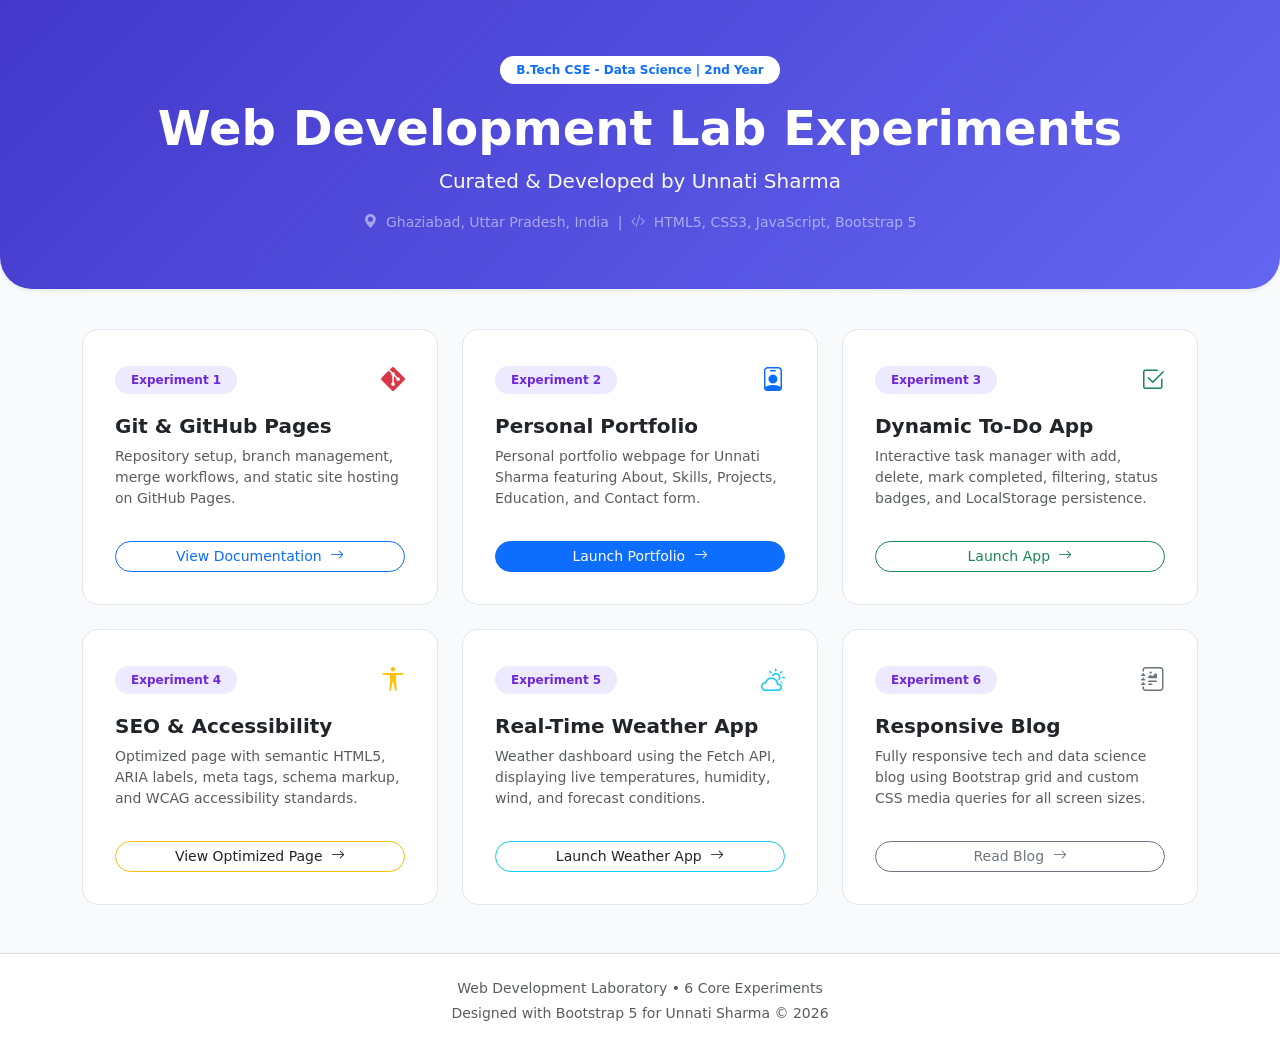
<file: index.html>
<!DOCTYPE html>
<html lang="en">
<head>
  <meta charset="UTF-8">
  <meta name="viewport" content="width=device-width, initial-scale=1.0">
  <title>Web Development Experiments | Unnati Sharma</title>
  <!-- Bootstrap 5 CSS CDN -->
  <link href="https://cdn.jsdelivr.net/npm/bootstrap@5.3.3/dist/css/bootstrap.min.css" rel="stylesheet">
  <!-- Bootstrap Icons CDN -->
  <link href="https://cdn.jsdelivr.net/npm/bootstrap-icons@1.11.3/font/bootstrap-icons.min.css" rel="stylesheet">
  <style>
    :root {
      --primary-accent: #4f46e5;
      --secondary-accent: #6366f1;
      --bg-soft: #f8fafc;
    }
    body {
      background-color: var(--bg-soft);
      font-family: system-ui, -apple-system, "Segoe UI", Roboto, sans-serif;
      color: #1e293b;
    }
    .hero-banner {
      background: linear-gradient(135deg, #4338ca, #6366f1);
      color: #ffffff;
      padding: 3.5rem 1rem;
      border-radius: 0 0 2rem 2rem;
      margin-bottom: 2.5rem;
    }
    .experiment-card {
      transition: transform 0.2s ease, box-shadow 0.2s ease;
      border: 1px solid #e2e8f0;
      border-radius: 1rem;
      background: #ffffff;
    }
    .experiment-card:hover {
      transform: translateY(-4px);
      box-shadow: 0 10px 25px rgba(99, 102, 241, 0.15);
    }
    .badge-exp {
      background-color: #ede9fe;
      color: #6d28d9;
      font-weight: 600;
    }
  </style>
</head>
<body>

  <!-- Hero Header -->
  <header class="hero-banner text-center shadow-sm">
    <div class="container">
      <span class="badge bg-white text-primary px-3 py-2 rounded-pill fw-semibold mb-3">
        B.Tech CSE - Data Science | 2nd Year
      </span>
      <h1 class="display-5 fw-bold mb-2">Web Development Lab Experiments</h1>
      <p class="lead mb-3 text-light">Curated & Developed by <strong>Unnati Sharma</strong></p>
      <p class="mb-0 text-white-50 small">
        <i class="bi bi-geo-alt-fill me-1"></i> Ghaziabad, Uttar Pradesh, India &nbsp;|&nbsp; 
        <i class="bi bi-code-slash me-1"></i> HTML5, CSS3, JavaScript, Bootstrap 5
      </p>
    </div>
  </header>

  <!-- Main Directory Container -->
  <main class="container my-4">
    <div class="row g-4">

      <!-- Experiment 1 -->
      <div class="col-md-6 col-lg-4">
        <div class="card h-100 experiment-card p-3">
          <div class="card-body d-flex flex-column">
            <div class="d-flex justify-content-between align-items-center mb-2">
              <span class="badge badge-exp py-2 px-3 rounded-pill">Experiment 1</span>
              <i class="bi bi-git fs-4 text-danger"></i>
            </div>
            <h5 class="card-title fw-bold text-dark mt-2">Git & GitHub Pages</h5>
            <p class="card-text text-muted small flex-grow-1">
              Repository setup, branch management, merge workflows, and static site hosting on GitHub Pages.
            </p>
            <div class="mt-3">
              <a href="experiment-1/index.html" class="btn btn-outline-primary btn-sm w-100 rounded-pill">
                View Documentation <i class="bi bi-arrow-right ms-1"></i>
              </a>
            </div>
          </div>
        </div>
      </div>

      <!-- Experiment 2 -->
      <div class="col-md-6 col-lg-4">
        <div class="card h-100 experiment-card p-3">
          <div class="card-body d-flex flex-column">
            <div class="d-flex justify-content-between align-items-center mb-2">
              <span class="badge badge-exp py-2 px-3 rounded-pill">Experiment 2</span>
              <i class="bi bi-person-badge fs-4 text-primary"></i>
            </div>
            <h5 class="card-title fw-bold text-dark mt-2">Personal Portfolio</h5>
            <p class="card-text text-muted small flex-grow-1">
              Personal portfolio webpage for Unnati Sharma featuring About, Skills, Projects, Education, and Contact form.
            </p>
            <div class="mt-3">
              <a href="experiment-2/index.html" class="btn btn-primary btn-sm w-100 rounded-pill">
                Launch Portfolio <i class="bi bi-arrow-right ms-1"></i>
              </a>
            </div>
          </div>
        </div>
      </div>

      <!-- Experiment 3 -->
      <div class="col-md-6 col-lg-4">
        <div class="card h-100 experiment-card p-3">
          <div class="card-body d-flex flex-column">
            <div class="d-flex justify-content-between align-items-center mb-2">
              <span class="badge badge-exp py-2 px-3 rounded-pill">Experiment 3</span>
              <i class="bi bi-check2-square fs-4 text-success"></i>
            </div>
            <h5 class="card-title fw-bold text-dark mt-2">Dynamic To-Do App</h5>
            <p class="card-text text-muted small flex-grow-1">
              Interactive task manager with add, delete, mark completed, filtering, status badges, and LocalStorage persistence.
            </p>
            <div class="mt-3">
              <a href="experiment-3/index.html" class="btn btn-outline-success btn-sm w-100 rounded-pill">
                Launch App <i class="bi bi-arrow-right ms-1"></i>
              </a>
            </div>
          </div>
        </div>
      </div>

      <!-- Experiment 4 -->
      <div class="col-md-6 col-lg-4">
        <div class="card h-100 experiment-card p-3">
          <div class="card-body d-flex flex-column">
            <div class="d-flex justify-content-between align-items-center mb-2">
              <span class="badge badge-exp py-2 px-3 rounded-pill">Experiment 4</span>
              <i class="bi bi-universal-access fs-4 text-warning"></i>
            </div>
            <h5 class="card-title fw-bold text-dark mt-2">SEO & Accessibility</h5>
            <p class="card-text text-muted small flex-grow-1">
              Optimized page with semantic HTML5, ARIA labels, meta tags, schema markup, and WCAG accessibility standards.
            </p>
            <div class="mt-3">
              <a href="experiment-4/index.html" class="btn btn-outline-warning text-dark btn-sm w-100 rounded-pill">
                View Optimized Page <i class="bi bi-arrow-right ms-1"></i>
              </a>
            </div>
          </div>
        </div>
      </div>

      <!-- Experiment 5 -->
      <div class="col-md-6 col-lg-4">
        <div class="card h-100 experiment-card p-3">
          <div class="card-body d-flex flex-column">
            <div class="d-flex justify-content-between align-items-center mb-2">
              <span class="badge badge-exp py-2 px-3 rounded-pill">Experiment 5</span>
              <i class="bi bi-cloud-sun fs-4 text-info"></i>
            </div>
            <h5 class="card-title fw-bold text-dark mt-2">Real-Time Weather App</h5>
            <p class="card-text text-muted small flex-grow-1">
              Weather dashboard using the Fetch API, displaying live temperatures, humidity, wind, and forecast conditions.
            </p>
            <div class="mt-3">
              <a href="experiment-5/index.html" class="btn btn-outline-info text-dark btn-sm w-100 rounded-pill">
                Launch Weather App <i class="bi bi-arrow-right ms-1"></i>
              </a>
            </div>
          </div>
        </div>
      </div>

      <!-- Experiment 6 -->
      <div class="col-md-6 col-lg-4">
        <div class="card h-100 experiment-card p-3">
          <div class="card-body d-flex flex-column">
            <div class="d-flex justify-content-between align-items-center mb-2">
              <span class="badge badge-exp py-2 px-3 rounded-pill">Experiment 6</span>
              <i class="bi bi-journal-richtext fs-4 text-secondary"></i>
            </div>
            <h5 class="card-title fw-bold text-dark mt-2">Responsive Blog</h5>
            <p class="card-text text-muted small flex-grow-1">
              Fully responsive tech and data science blog using Bootstrap grid and custom CSS media queries for all screen sizes.
            </p>
            <div class="mt-3">
              <a href="experiment-6/index.html" class="btn btn-outline-secondary btn-sm w-100 rounded-pill">
                Read Blog <i class="bi bi-arrow-right ms-1"></i>
              </a>
            </div>
          </div>
        </div>
      </div>

    </div>
  </main>

  <footer class="text-center py-4 mt-5 text-muted small border-top bg-white">
    <div class="container">
      <p class="mb-1">Web Development Laboratory &bull; 6 Core Experiments</p>
      <p class="mb-0">Designed with Bootstrap 5 for Unnati Sharma &copy; 2026</p>
    </div>
  </footer>

  <script src="https://cdn.jsdelivr.net/npm/bootstrap@5.3.3/dist/js/bootstrap.bundle.min.js"></script>
</body>
</html>
</file>
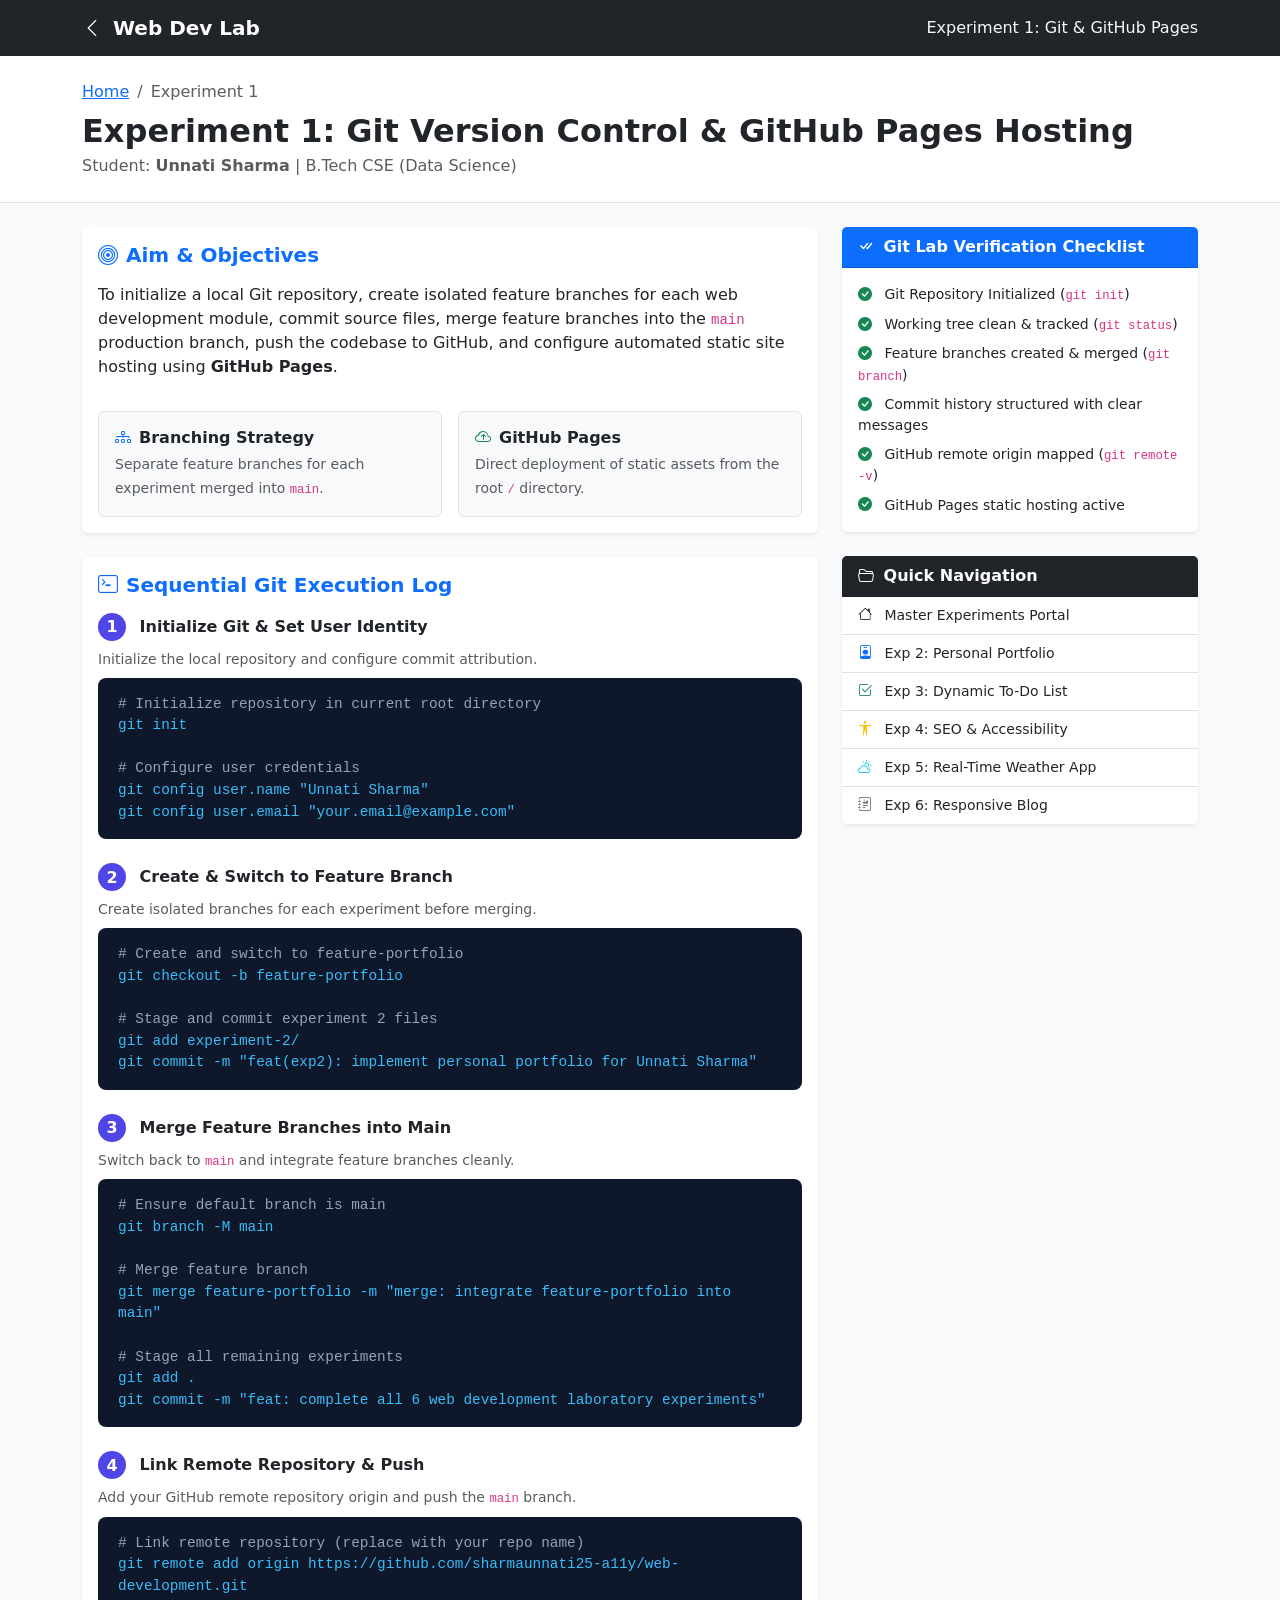
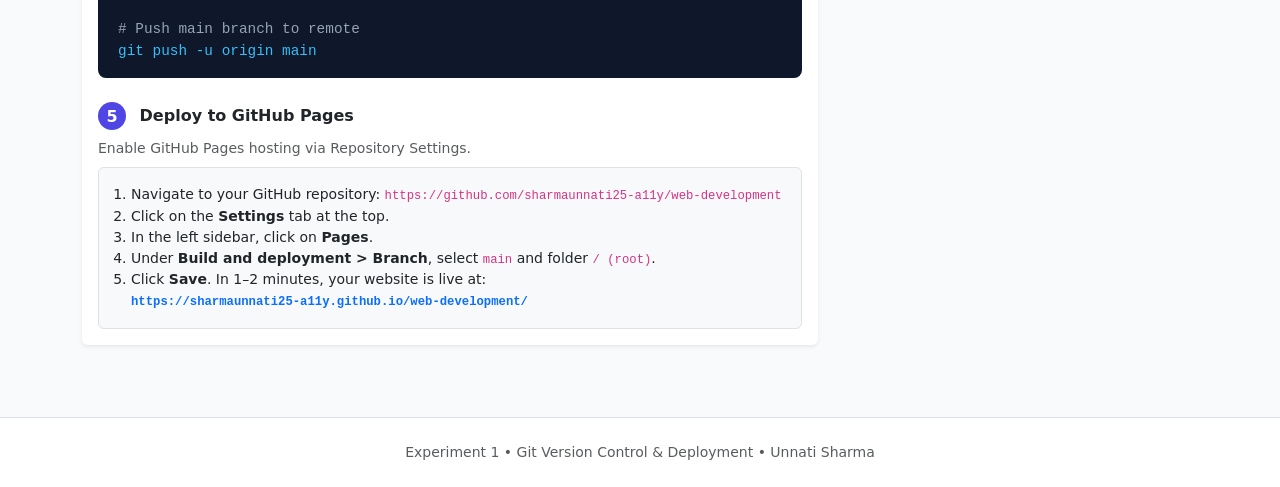
<file: experiment-1/index.html>
<!DOCTYPE html>
<html lang="en">

<head>
  <meta charset="UTF-8">
  <meta name="viewport" content="width=device-width, initial-scale=1.0">
  <title>Experiment 1: Git Version Control & GitHub Pages | Unnati Sharma</title>
  <!-- Bootstrap 5 CDN -->
  <link href="https://cdn.jsdelivr.net/npm/bootstrap@5.3.3/dist/css/bootstrap.min.css" rel="stylesheet">
  <link href="https://cdn.jsdelivr.net/npm/bootstrap-icons@1.11.3/font/bootstrap-icons.min.css" rel="stylesheet">
  <style>
    body {
      background-color: #f8fafc;
      font-family: system-ui, -apple-system, sans-serif;
      color: #334155;
    }

    .command-box {
      background-color: #0f172a;
      color: #38bdf8;
      border-radius: 0.5rem;
      padding: 1rem 1.25rem;
      font-family: 'Courier New', Courier, monospace;
      font-size: 0.9rem;
      overflow-x: auto;
    }

    .command-comment {
      color: #94a3b8;
    }

    .badge-step {
      width: 28px;
      height: 28px;
      border-radius: 50%;
      display: inline-flex;
      align-items: center;
      justify-content: center;
      background-color: #4f46e5;
      color: #fff;
      font-weight: bold;
      margin-right: 0.5rem;
    }
  </style>
</head>

<body>

  <!-- Navigation -->
  <nav class="navbar navbar-expand-lg navbar-dark bg-dark sticky-top">
    <div class="container">
      <a class="navbar-brand fw-bold" href="../index.html">
        <i class="bi bi-chevron-left me-1"></i> Web Dev Lab
      </a>
      <span class="navbar-text text-light">
        Experiment 1: Git & GitHub Pages
      </span>
    </div>
  </nav>

  <!-- Header -->
  <header class="bg-white border-bottom py-4 mb-4">
    <div class="container">
      <nav aria-label="breadcrumb">
        <ol class="breadcrumb mb-2 small">
          <li class="breadcrumb-item"><a href="../index.html">Home</a></li>
          <li class="breadcrumb-item active" aria-current="page">Experiment 1</li>
        </ol>
      </nav>
      <h1 class="h2 fw-bold text-dark mb-1">Experiment 1: Git Version Control & GitHub Pages Hosting</h1>
      <p class="text-muted mb-0">Student: <strong>Unnati Sharma</strong> | B.Tech CSE (Data Science)</p>
    </div>
  </header>

  <!-- Main Content -->
  <main class="container my-4">
    <div class="row g-4">

      <!-- Left Column: Guide & Walkthrough -->
      <div class="col-lg-8">
        <!-- Aim & Overview -->
        <section class="card shadow-sm border-0 mb-4">
          <div class="card-body">
            <h2 class="h5 fw-bold text-primary mb-3">
              <i class="bi bi-bullseye me-2"></i>Aim & Objectives
            </h2>
            <p>
              To initialize a local Git repository, create isolated feature branches for each web development module,
              commit source files, merge feature branches into the <code>main</code> production branch, push the
              codebase to GitHub, and configure automated static site hosting using <strong>GitHub Pages</strong>.
            </p>
            <div class="row g-3 mt-1">
              <div class="col-sm-6">
                <div class="p-3 bg-light rounded border">
                  <h6 class="fw-bold mb-1"><i class="bi bi-diagram-3 text-primary me-2"></i>Branching Strategy</h6>
                  <small class="text-muted">Separate feature branches for each experiment merged into
                    <code>main</code>.</small>
                </div>
              </div>
              <div class="col-sm-6">
                <div class="p-3 bg-light rounded border">
                  <h6 class="fw-bold mb-1"><i class="bi bi-cloud-arrow-up text-success me-2"></i>GitHub Pages</h6>
                  <small class="text-muted">Direct deployment of static assets from the root <code>/</code>
                    directory.</small>
                </div>
              </div>
            </div>
          </div>
        </section>

        <!-- Sequential Execution Steps -->
        <section class="card shadow-sm border-0 mb-4">
          <div class="card-body">
            <h2 class="h5 fw-bold text-primary mb-3">
              <i class="bi bi-terminal me-2"></i>Sequential Git Execution Log
            </h2>

            <!-- Step 1 -->
            <div class="mb-4">
              <h3 class="h6 fw-bold">
                <span class="badge-step">1</span> Initialize Git & Set User Identity
              </h3>
              <p class="small text-muted mb-2">Initialize the local repository and configure commit attribution.</p>
              <div class="command-box">
                <span class="command-comment"># Initialize repository in current root directory</span><br>
                git init<br><br>
                <span class="command-comment"># Configure user credentials</span><br>
                git config user.name "Unnati Sharma"<br>
                git config user.email "your.email@example.com"
              </div>
            </div>

            <!-- Step 2 -->
            <div class="mb-4">
              <h3 class="h6 fw-bold">
                <span class="badge-step">2</span> Create & Switch to Feature Branch
              </h3>
              <p class="small text-muted mb-2">Create isolated branches for each experiment before merging.</p>
              <div class="command-box">
                <span class="command-comment"># Create and switch to feature-portfolio</span><br>
                git checkout -b feature-portfolio<br><br>
                <span class="command-comment"># Stage and commit experiment 2 files</span><br>
                git add experiment-2/<br>
                git commit -m "feat(exp2): implement personal portfolio for Unnati Sharma"
              </div>
            </div>

            <!-- Step 3 -->
            <div class="mb-4">
              <h3 class="h6 fw-bold">
                <span class="badge-step">3</span> Merge Feature Branches into Main
              </h3>
              <p class="small text-muted mb-2">Switch back to <code>main</code> and integrate feature branches cleanly.
              </p>
              <div class="command-box">
                <span class="command-comment"># Ensure default branch is main</span><br>
                git branch -M main<br><br>
                <span class="command-comment"># Merge feature branch</span><br>
                git merge feature-portfolio -m "merge: integrate feature-portfolio into main"<br><br>
                <span class="command-comment"># Stage all remaining experiments</span><br>
                git add .<br>
                git commit -m "feat: complete all 6 web development laboratory experiments"
              </div>
            </div>

            <!-- Step 4 -->
            <div class="mb-4">
              <h3 class="h6 fw-bold">
                <span class="badge-step">4</span> Link Remote Repository & Push
              </h3>
              <p class="small text-muted mb-2">Add your GitHub remote repository origin and push the <code>main</code>
                branch.</p>
              <div class="command-box">
                <span class="command-comment"># Link remote repository (replace with your repo name)</span><br>
                git remote add origin https://github.com/sharmaunnati25-a11y/web-development.git<br><br>
                <span class="command-comment"># Push main branch to remote</span><br>
                git push -u origin main
              </div>
            </div>

            <!-- Step 5 -->
            <div>
              <h3 class="h6 fw-bold">
                <span class="badge-step">5</span> Deploy to GitHub Pages
              </h3>
              <p class="small text-muted mb-2">Enable GitHub Pages hosting via Repository Settings.</p>
              <div class="p-3 bg-light rounded border small">
                <ol class="mb-0 ps-3">
                  <li>Navigate to your GitHub repository:
                    <code>https://github.com/sharmaunnati25-a11y/web-development</code>
                  </li>
                  <li>Click on the <strong>Settings</strong> tab at the top.</li>
                  <li>In the left sidebar, click on <strong>Pages</strong>.</li>
                  <li>Under <strong>Build and deployment &gt; Branch</strong>, select <code>main</code> and folder
                    <code>/ (root)</code>.
                  </li>
                  <li>Click <strong>Save</strong>. In 1–2 minutes, your website is live at: <br>
                    <code class="text-primary fw-bold">https://sharmaunnati25-a11y.github.io/web-development/</code>
                  </li>
                </ol>
              </div>
            </div>

          </div>
        </section>
      </div>

      <!-- Right Column: Verification & Quick Links -->
      <div class="col-lg-4">
        <!-- Verification Checklist -->
        <div class="card shadow-sm border-0 mb-4">
          <div class="card-header bg-primary text-white fw-bold">
            <i class="bi bi-check-all me-1"></i> Git Lab Verification Checklist
          </div>
          <div class="card-body">
            <ul class="list-unstyled mb-0 small">
              <li class="mb-2"><i class="bi bi-check-circle-fill text-success me-2"></i> Git Repository Initialized
                (<code>git init</code>)</li>
              <li class="mb-2"><i class="bi bi-check-circle-fill text-success me-2"></i> Working tree clean & tracked
                (<code>git status</code>)</li>
              <li class="mb-2"><i class="bi bi-check-circle-fill text-success me-2"></i> Feature branches created &
                merged (<code>git branch</code>)</li>
              <li class="mb-2"><i class="bi bi-check-circle-fill text-success me-2"></i> Commit history structured with
                clear messages</li>
              <li class="mb-2"><i class="bi bi-check-circle-fill text-success me-2"></i> GitHub remote origin mapped
                (<code>git remote -v</code>)</li>
              <li class="mb-0"><i class="bi bi-check-circle-fill text-success me-2"></i> GitHub Pages static hosting
                active</li>
            </ul>
          </div>
        </div>

        <!-- Links to Other Experiments -->
        <div class="card shadow-sm border-0">
          <div class="card-header bg-dark text-white fw-bold">
            <i class="bi bi-folder2-open me-1"></i> Quick Navigation
          </div>
          <div class="list-group list-group-flush small">
            <a href="../index.html" class="list-group-item list-group-item-action">
              <i class="bi bi-house me-2"></i> Master Experiments Portal
            </a>
            <a href="../experiment-2/index.html" class="list-group-item list-group-item-action">
              <i class="bi bi-person-badge me-2 text-primary"></i> Exp 2: Personal Portfolio
            </a>
            <a href="../experiment-3/index.html" class="list-group-item list-group-item-action">
              <i class="bi bi-check2-square me-2 text-success"></i> Exp 3: Dynamic To-Do List
            </a>
            <a href="../experiment-4/index.html" class="list-group-item list-group-item-action">
              <i class="bi bi-universal-access me-2 text-warning"></i> Exp 4: SEO & Accessibility
            </a>
            <a href="../experiment-5/index.html" class="list-group-item list-group-item-action">
              <i class="bi bi-cloud-sun me-2 text-info"></i> Exp 5: Real-Time Weather App
            </a>
            <a href="../experiment-6/index.html" class="list-group-item list-group-item-action">
              <i class="bi bi-journal-richtext me-2 text-secondary"></i> Exp 6: Responsive Blog
            </a>
          </div>
        </div>
      </div>

    </div>
  </main>

  <footer class="text-center py-4 text-muted small border-top bg-white mt-5">
    <div class="container">
      Experiment 1 &bull; Git Version Control & Deployment &bull; Unnati Sharma
    </div>
  </footer>

  <script src="https://cdn.jsdelivr.net/npm/bootstrap@5.3.3/dist/js/bootstrap.bundle.min.js"></script>
</body>

</html>
</file>
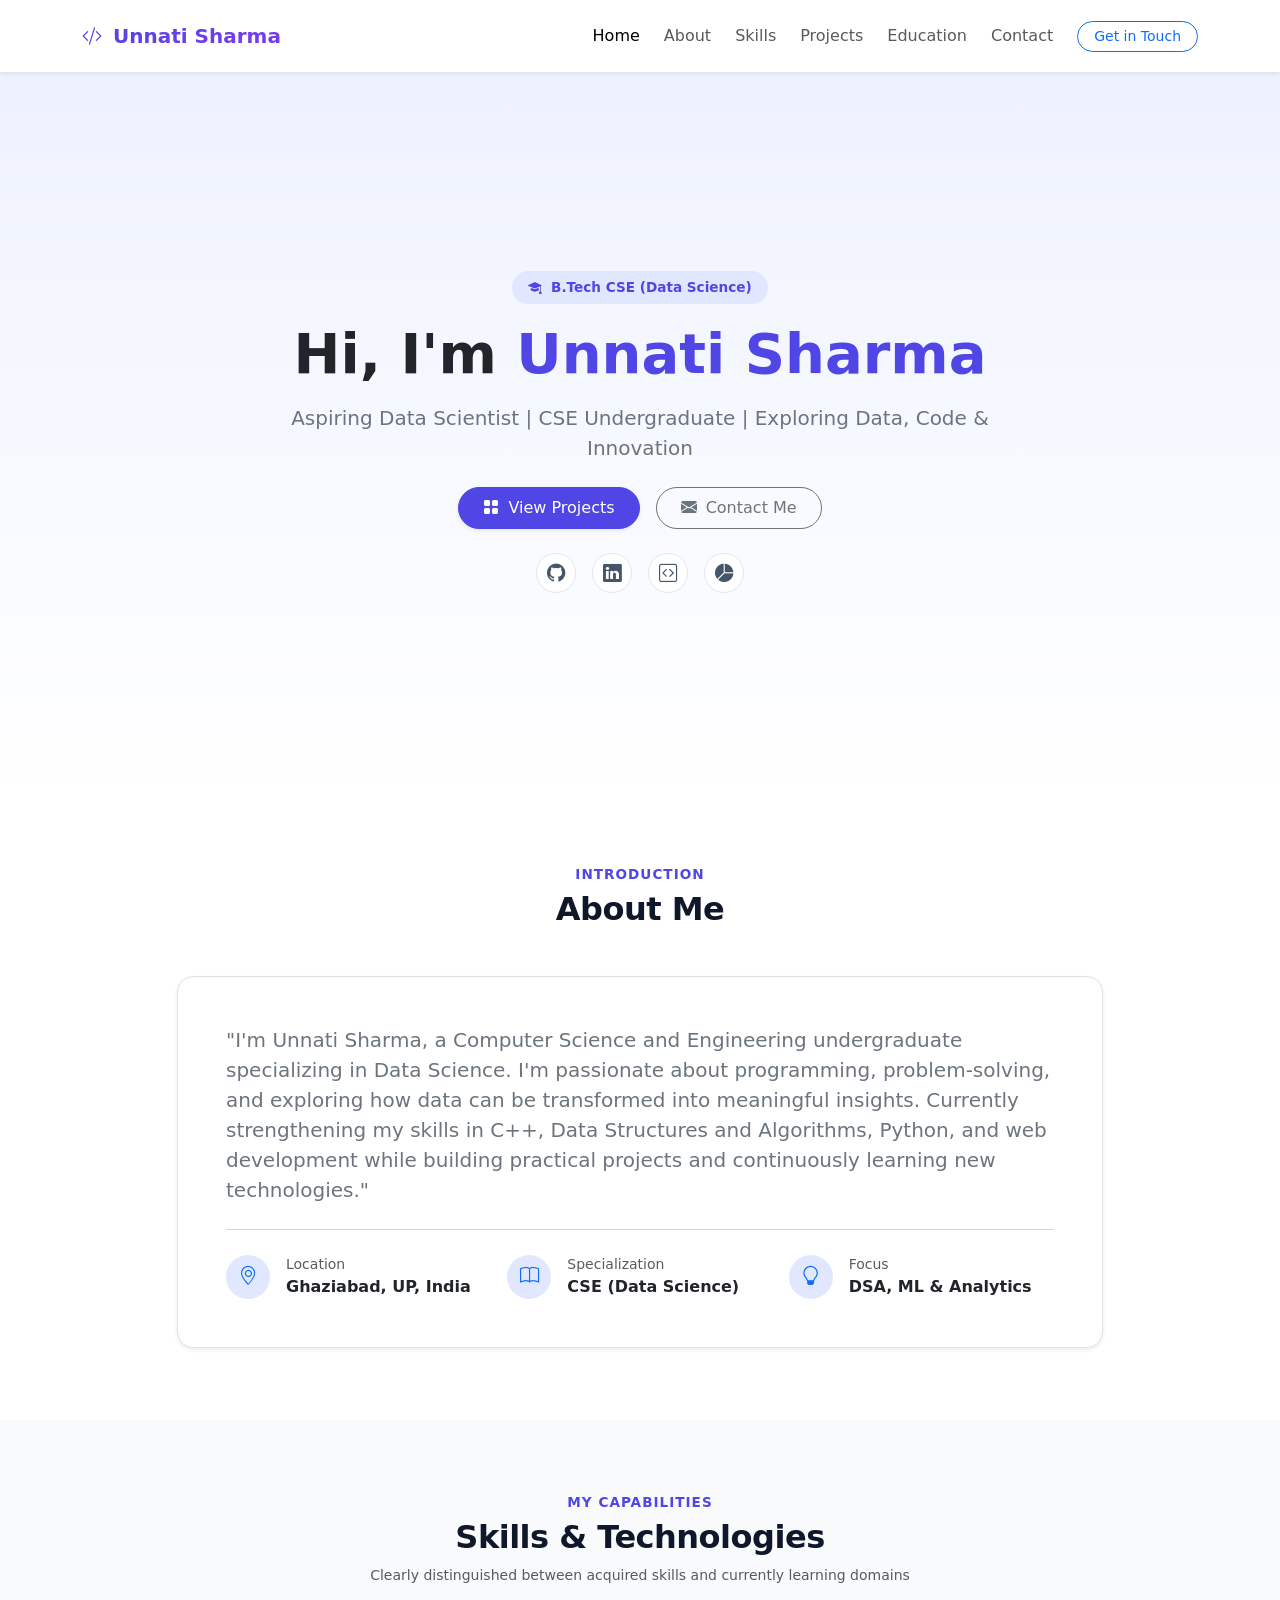
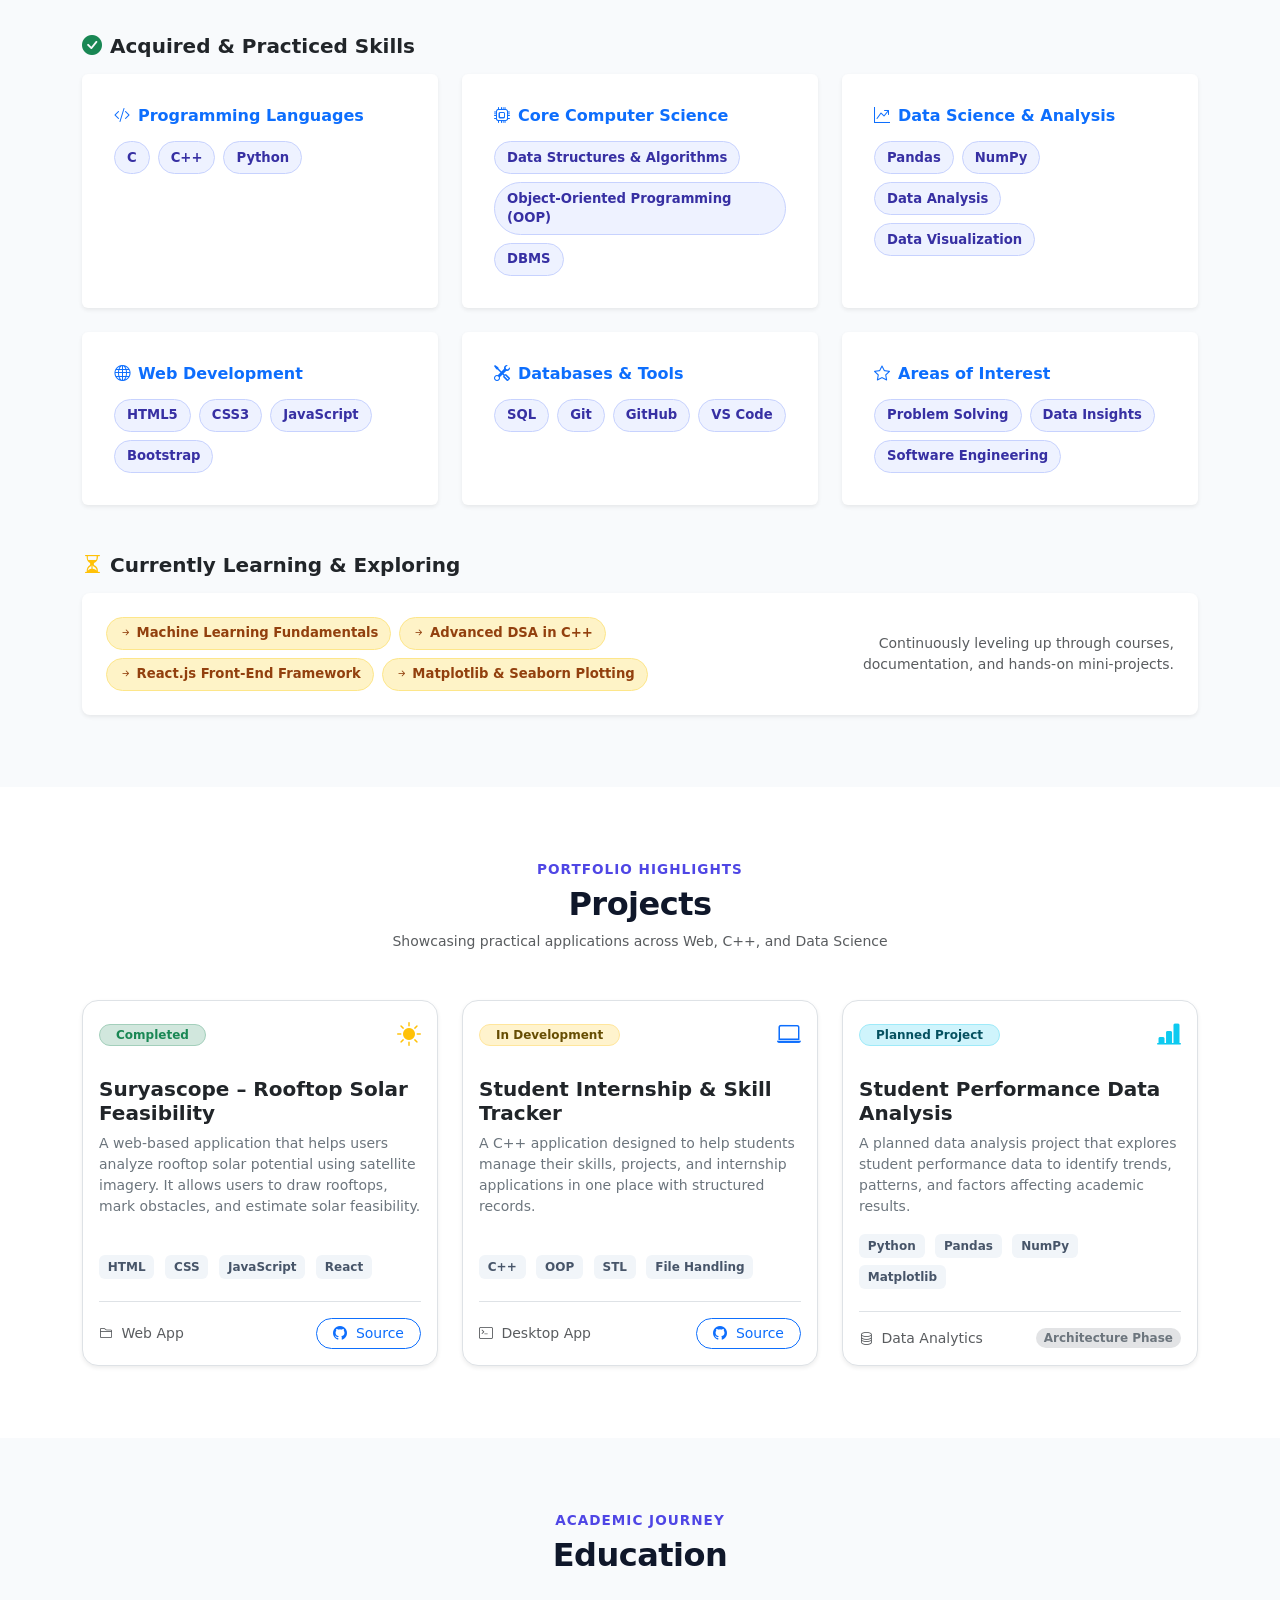
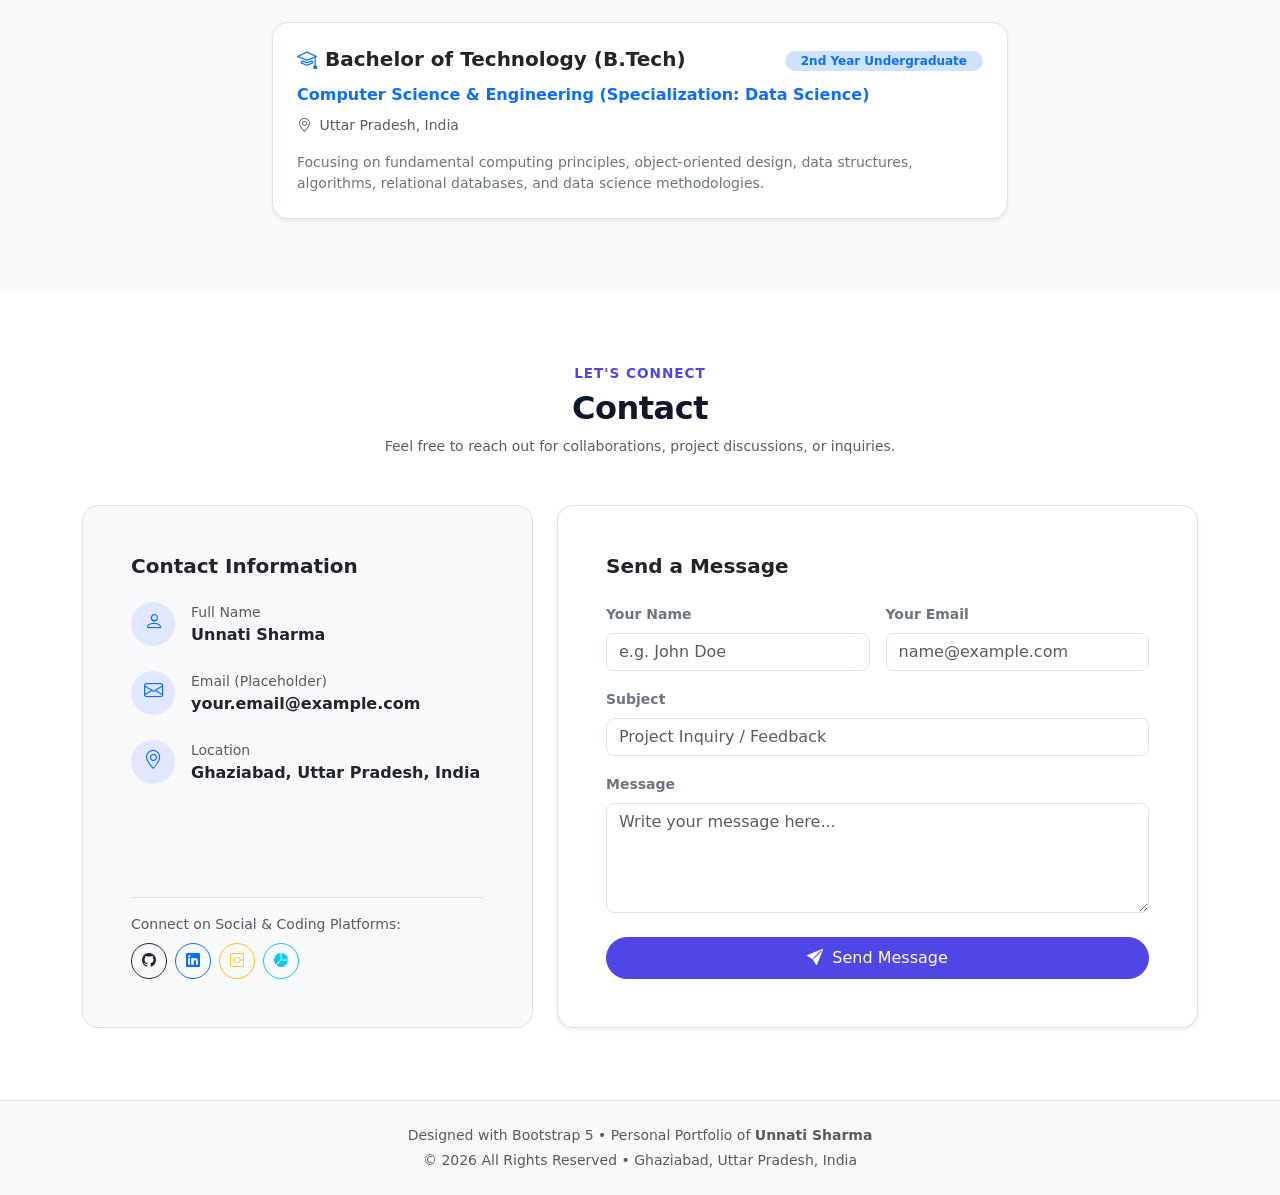
<file: experiment-2/index.html>
<!DOCTYPE html>
<html lang="en">
<head>
  <meta charset="UTF-8">
  <meta name="viewport" content="width=device-width, initial-scale=1.0">
  <title>Unnati Sharma | Portfolio - Aspiring Data Scientist</title>
  
  <!-- Bootstrap 5 CSS CDN -->
  <link href="https://cdn.jsdelivr.net/npm/bootstrap@5.3.3/dist/css/bootstrap.min.css" rel="stylesheet">
  <!-- Bootstrap Icons CDN -->
  <link href="https://cdn.jsdelivr.net/npm/bootstrap-icons@1.11.3/font/bootstrap-icons.min.css" rel="stylesheet">
  <!-- Custom Portfolio Stylesheet -->
  <link rel="stylesheet" href="style.css">
</head>
<body data-bs-spy="scroll" data-bs-target="#portfolioNav" data-bs-offset="80">

  <!-- ================= NAVIGATION MENU ================= -->
  <nav id="portfolioNav" class="navbar navbar-expand-lg navbar-light bg-white sticky-top shadow-sm py-3">
    <div class="container">
      <a class="navbar-brand fw-bold text-gradient" href="#home">
        <i class="bi bi-code-slash me-1"></i> Unnati Sharma
      </a>
      <button class="navbar-toggler border-0" type="button" data-bs-toggle="collapse" data-bs-target="#navContent" aria-controls="navContent" aria-expanded="false" aria-label="Toggle navigation">
        <span class="navbar-toggler-icon"></span>
      </button>

      <div class="collapse navbar-collapse" id="navContent">
        <ul class="navbar-nav ms-auto mb-2 mb-lg-0 gap-lg-2">
          <li class="nav-item"><a class="nav-link fw-medium" href="#home">Home</a></li>
          <li class="nav-item"><a class="nav-link fw-medium" href="#about">About</a></li>
          <li class="nav-item"><a class="nav-link fw-medium" href="#skills">Skills</a></li>
          <li class="nav-item"><a class="nav-link fw-medium" href="#projects">Projects</a></li>
          <li class="nav-item"><a class="nav-link fw-medium" href="#education">Education</a></li>
          <li class="nav-item"><a class="nav-link fw-medium" href="#contact">Contact</a></li>
        </ul>
        <a href="#contact" class="btn btn-outline-primary btn-sm ms-lg-3 rounded-pill px-3">
          Get in Touch
        </a>
      </div>
    </div>
  </nav>

  <!-- ================= HERO / HOME SECTION ================= -->
  <section id="home" class="hero-section d-flex align-items-center">
    <div class="container">
      <div class="row align-items-center gy-4">
        <div class="col-lg-8 mx-auto text-center">
          <div class="badge-tag mb-3 d-inline-block">
            <i class="bi bi-mortarboard-fill me-1"></i> B.Tech CSE (Data Science)
          </div>
          <h1 class="display-4 fw-bold text-dark mb-3">
            Hi, I'm <span class="text-accent">Unnati Sharma</span>
          </h1>
          <p class="lead text-secondary fw-normal mb-4">
            Aspiring Data Scientist | CSE Undergraduate | Exploring Data, Code &amp; Innovation
          </p>
          <div class="d-flex flex-wrap justify-content-center gap-3 mb-4">
            <a href="#projects" class="btn btn-primary rounded-pill px-4 py-2 shadow-sm">
              <i class="bi bi-grid-fill me-1"></i> View Projects
            </a>
            <a href="#contact" class="btn btn-outline-secondary rounded-pill px-4 py-2">
              <i class="bi bi-envelope-fill me-1"></i> Contact Me
            </a>
          </div>
          <div class="d-flex justify-content-center gap-3 text-secondary">
            <!-- Social placeholders -->
            <a href="https://github.com/sharmaunnati25-a11y" target="_blank" rel="noopener noreferrer" class="social-icon" title="GitHub (Placeholder)">
              <i class="bi bi-github"></i>
            </a>
            <a href="https://linkedin.com/in/your-profile" target="_blank" rel="noopener noreferrer" class="social-icon" title="LinkedIn (Placeholder)">
              <i class="bi bi-linkedin"></i>
            </a>
            <a href="https://leetcode.com/your-username" target="_blank" rel="noopener noreferrer" class="social-icon" title="LeetCode (Placeholder)">
              <i class="bi bi-code-square"></i>
            </a>
            <a href="https://kaggle.com/your-username" target="_blank" rel="noopener noreferrer" class="social-icon" title="Kaggle (Placeholder)">
              <i class="bi bi-pie-chart-fill"></i>
            </a>
          </div>
        </div>
      </div>
    </div>
  </section>

  <!-- ================= ABOUT SECTION ================= -->
  <section id="about" class="py-5 bg-white">
    <div class="container py-4">
      <div class="text-center mb-5">
        <span class="sub-heading">Introduction</span>
        <h2 class="section-title">About Me</h2>
      </div>

      <div class="row align-items-center justify-content-center g-4">
        <div class="col-lg-10">
          <div class="about-card p-4 p-md-5 rounded-4 shadow-sm border">
            <p class="fs-5 text-secondary lh-base mb-4">
              "I'm Unnati Sharma, a Computer Science and Engineering undergraduate specializing in Data Science. I'm passionate about programming, problem-solving, and exploring how data can be transformed into meaningful insights. Currently strengthening my skills in C++, Data Structures and Algorithms, Python, and web development while building practical projects and continuously learning new technologies."
            </p>
            <hr class="my-4 text-muted opacity-25">
            <div class="row g-3 text-dark">
              <div class="col-sm-6 col-md-4">
                <div class="d-flex align-items-center">
                  <div class="icon-bubble me-3">
                    <i class="bi bi-geo-alt text-primary"></i>
                  </div>
                  <div>
                    <div class="text-muted small">Location</div>
                    <div class="fw-semibold">Ghaziabad, UP, India</div>
                  </div>
                </div>
              </div>
              <div class="col-sm-6 col-md-4">
                <div class="d-flex align-items-center">
                  <div class="icon-bubble me-3">
                    <i class="bi bi-book text-primary"></i>
                  </div>
                  <div>
                    <div class="text-muted small">Specialization</div>
                    <div class="fw-semibold">CSE (Data Science)</div>
                  </div>
                </div>
              </div>
              <div class="col-sm-6 col-md-4">
                <div class="d-flex align-items-center">
                  <div class="icon-bubble me-3">
                    <i class="bi bi-lightbulb text-primary"></i>
                  </div>
                  <div>
                    <div class="text-muted small">Focus</div>
                    <div class="fw-semibold">DSA, ML &amp; Analytics</div>
                  </div>
                </div>
              </div>
            </div>
          </div>
        </div>
      </div>
    </div>
  </section>

  <!-- ================= SKILLS SECTION ================= -->
  <section id="skills" class="py-5 bg-light-soft">
    <div class="container py-4">
      <div class="text-center mb-5">
        <span class="sub-heading">My Capabilities</span>
        <h2 class="section-title">Skills &amp; Technologies</h2>
        <p class="text-muted small">Clearly distinguished between acquired skills and currently learning domains</p>
      </div>

      <!-- Learned Skills Categories -->
      <h5 class="fw-bold text-dark mb-3"><i class="bi bi-check-circle-fill text-success me-2"></i>Acquired &amp; Practiced Skills</h5>
      <div class="row g-4 mb-5">
        <!-- Programming -->
        <div class="col-md-6 col-lg-4">
          <div class="card h-100 skill-card shadow-sm border-0 p-3">
            <div class="card-body">
              <h6 class="fw-bold text-primary mb-3">
                <i class="bi bi-code-slash me-2"></i>Programming Languages
              </h6>
              <div class="d-flex flex-wrap gap-2">
                <span class="skill-pill">C</span>
                <span class="skill-pill">C++</span>
                <span class="skill-pill">Python</span>
              </div>
            </div>
          </div>
        </div>

        <!-- Core CS Concepts -->
        <div class="col-md-6 col-lg-4">
          <div class="card h-100 skill-card shadow-sm border-0 p-3">
            <div class="card-body">
              <h6 class="fw-bold text-primary mb-3">
                <i class="bi bi-cpu me-2"></i>Core Computer Science
              </h6>
              <div class="d-flex flex-wrap gap-2">
                <span class="skill-pill">Data Structures &amp; Algorithms</span>
                <span class="skill-pill">Object-Oriented Programming (OOP)</span>
                <span class="skill-pill">DBMS</span>
              </div>
            </div>
          </div>
        </div>

        <!-- Data Science -->
        <div class="col-md-6 col-lg-4">
          <div class="card h-100 skill-card shadow-sm border-0 p-3">
            <div class="card-body">
              <h6 class="fw-bold text-primary mb-3">
                <i class="bi bi-graph-up-arrow me-2"></i>Data Science &amp; Analysis
              </h6>
              <div class="d-flex flex-wrap gap-2">
                <span class="skill-pill">Pandas</span>
                <span class="skill-pill">NumPy</span>
                <span class="skill-pill">Data Analysis</span>
                <span class="skill-pill">Data Visualization</span>
              </div>
            </div>
          </div>
        </div>

        <!-- Web Dev -->
        <div class="col-md-6 col-lg-4">
          <div class="card h-100 skill-card shadow-sm border-0 p-3">
            <div class="card-body">
              <h6 class="fw-bold text-primary mb-3">
                <i class="bi bi-globe me-2"></i>Web Development
              </h6>
              <div class="d-flex flex-wrap gap-2">
                <span class="skill-pill">HTML5</span>
                <span class="skill-pill">CSS3</span>
                <span class="skill-pill">JavaScript</span>
                <span class="skill-pill">Bootstrap</span>
              </div>
            </div>
          </div>
        </div>

        <!-- Database & Tools -->
        <div class="col-md-6 col-lg-4">
          <div class="card h-100 skill-card shadow-sm border-0 p-3">
            <div class="card-body">
              <h6 class="fw-bold text-primary mb-3">
                <i class="bi bi-tools me-2"></i>Databases &amp; Tools
              </h6>
              <div class="d-flex flex-wrap gap-2">
                <span class="skill-pill">SQL</span>
                <span class="skill-pill">Git</span>
                <span class="skill-pill">GitHub</span>
                <span class="skill-pill">VS Code</span>
              </div>
            </div>
          </div>
        </div>

        <!-- Areas of Interest -->
        <div class="col-md-6 col-lg-4">
          <div class="card h-100 skill-card shadow-sm border-0 p-3">
            <div class="card-body">
              <h6 class="fw-bold text-primary mb-3">
                <i class="bi bi-star me-2"></i>Areas of Interest
              </h6>
              <div class="d-flex flex-wrap gap-2">
                <span class="skill-pill">Problem Solving</span>
                <span class="skill-pill">Data Insights</span>
                <span class="skill-pill">Software Engineering</span>
              </div>
            </div>
          </div>
        </div>
      </div>

      <!-- Currently Learning Section -->
      <h5 class="fw-bold text-dark mb-3">
        <i class="bi bi-hourglass-split text-warning me-2"></i>Currently Learning &amp; Exploring
      </h5>
      <div class="card border-0 shadow-sm p-4 bg-white rounded-3">
        <div class="row align-items-center g-3">
          <div class="col-md-8">
            <div class="d-flex flex-wrap gap-2">
              <span class="learning-pill"><i class="bi bi-arrow-right-short"></i> Machine Learning Fundamentals</span>
              <span class="learning-pill"><i class="bi bi-arrow-right-short"></i> Advanced DSA in C++</span>
              <span class="learning-pill"><i class="bi bi-arrow-right-short"></i> React.js Front-End Framework</span>
              <span class="learning-pill"><i class="bi bi-arrow-right-short"></i> Matplotlib &amp; Seaborn Plotting</span>
            </div>
          </div>
          <div class="col-md-4 text-md-end text-muted small">
            Continuously leveling up through courses, documentation, and hands-on mini-projects.
          </div>
        </div>
      </div>

    </div>
  </section>

  <!-- ================= PROJECTS SECTION ================= -->
  <section id="projects" class="py-5 bg-white">
    <div class="container py-4">
      <div class="text-center mb-5">
        <span class="sub-heading">Portfolio Highlights</span>
        <h2 class="section-title">Projects</h2>
        <p class="text-muted small">Showcasing practical applications across Web, C++, and Data Science</p>
      </div>

      <div class="row g-4">
        <!-- Project 1: Suryascope -->
        <div class="col-lg-4 col-md-6">
          <div class="card h-100 project-card shadow-sm border">
            <div class="card-header bg-transparent border-0 pt-3 pb-0 d-flex justify-content-between align-items-center">
              <span class="badge bg-success-subtle text-success border border-success-subtle rounded-pill px-3 py-1">
                Completed
              </span>
              <i class="bi bi-sun-fill text-warning fs-4"></i>
            </div>
            <div class="card-body d-flex flex-column">
              <h5 class="card-title fw-bold text-dark mt-2 mb-2">Suryascope – Rooftop Solar Feasibility</h5>
              <p class="card-text text-secondary small flex-grow-1">
                A web-based application that helps users analyze rooftop solar potential using satellite imagery. It allows users to draw rooftops, mark obstacles, and estimate solar feasibility.
              </p>
              <div class="mb-3">
                <span class="badge-tech">HTML</span>
                <span class="badge-tech">CSS</span>
                <span class="badge-tech">JavaScript</span>
                <span class="badge-tech">React</span>
              </div>
              <div class="border-top pt-3 d-flex justify-content-between align-items-center">
                <span class="small text-muted"><i class="bi bi-folder2 me-1"></i> Web App</span>
                <a href="https://github.com/sharmaunnati25-a11y" target="_blank" rel="noopener noreferrer" class="btn btn-outline-primary btn-sm rounded-pill px-3">
                  <i class="bi bi-github me-1"></i> Source
                </a>
              </div>
            </div>
          </div>
        </div>

        <!-- Project 2: Student Tracker -->
        <div class="col-lg-4 col-md-6">
          <div class="card h-100 project-card shadow-sm border">
            <div class="card-header bg-transparent border-0 pt-3 pb-0 d-flex justify-content-between align-items-center">
              <span class="badge bg-warning-subtle text-warning-emphasis border border-warning-subtle rounded-pill px-3 py-1">
                In Development
              </span>
              <i class="bi bi-laptop text-primary fs-4"></i>
            </div>
            <div class="card-body d-flex flex-column">
              <h5 class="card-title fw-bold text-dark mt-2 mb-2">Student Internship &amp; Skill Tracker</h5>
              <p class="card-text text-secondary small flex-grow-1">
                A C++ application designed to help students manage their skills, projects, and internship applications in one place with structured records.
              </p>
              <div class="mb-3">
                <span class="badge-tech">C++</span>
                <span class="badge-tech">OOP</span>
                <span class="badge-tech">STL</span>
                <span class="badge-tech">File Handling</span>
              </div>
              <div class="border-top pt-3 d-flex justify-content-between align-items-center">
                <span class="small text-muted"><i class="bi bi-terminal me-1"></i> Desktop App</span>
                <a href="https://github.com/sharmaunnati25-a11y" target="_blank" rel="noopener noreferrer" class="btn btn-outline-primary btn-sm rounded-pill px-3">
                  <i class="bi bi-github me-1"></i> Source
                </a>
              </div>
            </div>
          </div>
        </div>

        <!-- Project 3: Data Analysis -->
        <div class="col-lg-4 col-md-6">
          <div class="card h-100 project-card shadow-sm border">
            <div class="card-header bg-transparent border-0 pt-3 pb-0 d-flex justify-content-between align-items-center">
              <span class="badge bg-info-subtle text-info-emphasis border border-info-subtle rounded-pill px-3 py-1">
                Planned Project
              </span>
              <i class="bi bi-bar-chart-line-fill text-info fs-4"></i>
            </div>
            <div class="card-body d-flex flex-column">
              <h5 class="card-title fw-bold text-dark mt-2 mb-2">Student Performance Data Analysis</h5>
              <p class="card-text text-secondary small flex-grow-1">
                A planned data analysis project that explores student performance data to identify trends, patterns, and factors affecting academic results.
              </p>
              <div class="mb-3">
                <span class="badge-tech">Python</span>
                <span class="badge-tech">Pandas</span>
                <span class="badge-tech">NumPy</span>
                <span class="badge-tech">Matplotlib</span>
              </div>
              <div class="border-top pt-3 d-flex justify-content-between align-items-center">
                <span class="small text-muted"><i class="bi bi-database me-1"></i> Data Analytics</span>
                <span class="badge bg-secondary-subtle text-secondary small rounded-pill px-2 py-1">
                  Architecture Phase
                </span>
              </div>
            </div>
          </div>
        </div>

      </div>
    </div>
  </section>

  <!-- ================= EDUCATION SECTION ================= -->
  <section id="education" class="py-5 bg-light-soft">
    <div class="container py-4">
      <div class="text-center mb-5">
        <span class="sub-heading">Academic Journey</span>
        <h2 class="section-title">Education</h2>
      </div>

      <div class="row justify-content-center">
        <div class="col-lg-8">
          <div class="timeline-card p-4 rounded-4 bg-white shadow-sm border">
            <div class="d-flex flex-column flex-sm-row justify-content-between align-items-sm-center mb-2">
              <h5 class="fw-bold text-dark mb-1">
                <i class="bi bi-mortarboard text-primary me-2"></i>Bachelor of Technology (B.Tech)
              </h5>
              <span class="badge bg-primary-subtle text-primary rounded-pill px-3 py-1">
                2nd Year Undergraduate
              </span>
            </div>
            <div class="text-primary fw-semibold mb-2">
              Computer Science &amp; Engineering (Specialization: Data Science)
            </div>
            <p class="text-muted small mb-3">
              <i class="bi bi-geo-alt me-1"></i> Uttar Pradesh, India
            </p>
            <p class="text-secondary small mb-0">
              Focusing on fundamental computing principles, object-oriented design, data structures, algorithms, relational databases, and data science methodologies.
            </p>
          </div>
        </div>
      </div>
    </div>
  </section>

  <!-- ================= CONTACT SECTION ================= -->
  <section id="contact" class="py-5 bg-white">
    <div class="container py-4">
      <div class="text-center mb-5">
        <span class="sub-heading">Let's Connect</span>
        <h2 class="section-title">Contact</h2>
        <p class="text-muted small">Feel free to reach out for collaborations, project discussions, or inquiries.</p>
      </div>

      <div class="row g-4 justify-content-center">
        <!-- Contact Information Card -->
        <div class="col-lg-5">
          <div class="p-4 p-md-5 rounded-4 bg-light border h-100 d-flex flex-column">
            <h5 class="fw-bold text-dark mb-4">Contact Information</h5>
            
            <div class="d-flex align-items-start mb-4">
              <div class="icon-bubble me-3">
                <i class="bi bi-person text-primary"></i>
              </div>
              <div>
                <div class="text-muted small">Full Name</div>
                <div class="fw-bold text-dark">Unnati Sharma</div>
              </div>
            </div>

            <div class="d-flex align-items-start mb-4">
              <div class="icon-bubble me-3">
                <i class="bi bi-envelope text-primary"></i>
              </div>
              <div>
                <div class="text-muted small">Email (Placeholder)</div>
                <div class="fw-bold text-dark">your.email@example.com</div>
              </div>
            </div>

            <div class="d-flex align-items-start mb-4">
              <div class="icon-bubble me-3">
                <i class="bi bi-geo-alt text-primary"></i>
              </div>
              <div>
                <div class="text-muted small">Location</div>
                <div class="fw-bold text-dark">Ghaziabad, Uttar Pradesh, India</div>
              </div>
            </div>

            <div class="mt-auto pt-3 border-top">
              <div class="text-muted small mb-2">Connect on Social &amp; Coding Platforms:</div>
              <div class="d-flex gap-2">
                <a href="https://github.com/sharmaunnati25-a11y" target="_blank" rel="noopener noreferrer" class="btn btn-outline-dark btn-sm rounded-circle social-btn" title="GitHub">
                  <i class="bi bi-github"></i>
                </a>
                <a href="https://linkedin.com/in/your-profile" target="_blank" rel="noopener noreferrer" class="btn btn-outline-primary btn-sm rounded-circle social-btn" title="LinkedIn">
                  <i class="bi bi-linkedin"></i>
                </a>
                <a href="https://leetcode.com/your-username" target="_blank" rel="noopener noreferrer" class="btn btn-outline-warning btn-sm rounded-circle social-btn" title="LeetCode">
                  <i class="bi bi-code-square"></i>
                </a>
                <a href="https://kaggle.com/your-username" target="_blank" rel="noopener noreferrer" class="btn btn-outline-info btn-sm rounded-circle social-btn" title="Kaggle">
                  <i class="bi bi-pie-chart-fill"></i>
                </a>
              </div>
            </div>
          </div>
        </div>

        <!-- Contact Form -->
        <div class="col-lg-7">
          <div class="p-4 p-md-5 rounded-4 bg-white border shadow-sm">
            <h5 class="fw-bold text-dark mb-4">Send a Message</h5>
            
            <!-- Alert message placeholder -->
            <div id="formAlert" class="alert alert-success d-none mb-3" role="alert">
              <i class="bi bi-check-circle me-1"></i> Thank you! Your message has been sent successfully.
            </div>

            <form id="contactForm" novalidate>
              <div class="row g-3">
                <div class="col-md-6">
                  <label for="nameInput" class="form-label small fw-semibold text-secondary">Your Name</label>
                  <input type="text" class="form-control rounded-3" id="nameInput" placeholder="e.g. John Doe" required>
                  <div class="invalid-feedback">Please enter your name.</div>
                </div>
                <div class="col-md-6">
                  <label for="emailInput" class="form-label small fw-semibold text-secondary">Your Email</label>
                  <input type="email" class="form-control rounded-3" id="emailInput" placeholder="name@example.com" required>
                  <div class="invalid-feedback">Please enter a valid email.</div>
                </div>
                <div class="col-12">
                  <label for="subjectInput" class="form-label small fw-semibold text-secondary">Subject</label>
                  <input type="text" class="form-control rounded-3" id="subjectInput" placeholder="Project Inquiry / Feedback" required>
                  <div class="invalid-feedback">Please enter a subject.</div>
                </div>
                <div class="col-12">
                  <label for="messageInput" class="form-label small fw-semibold text-secondary">Message</label>
                  <textarea class="form-control rounded-3" id="messageInput" rows="4" placeholder="Write your message here..." required></textarea>
                  <div class="invalid-feedback">Please write your message.</div>
                </div>
                <div class="col-12 mt-4">
                  <button type="submit" class="btn btn-primary rounded-pill px-4 py-2 w-100">
                    <i class="bi bi-send-fill me-1"></i> Send Message
                  </button>
                </div>
              </div>
            </form>
          </div>
        </div>
      </div>
    </div>
  </section>

  <!-- ================= FOOTER ================= -->
  <footer class="py-4 bg-light border-top text-center text-muted small">
    <div class="container">
      <p class="mb-1">Designed with Bootstrap 5 &bull; Personal Portfolio of <strong>Unnati Sharma</strong></p>
      <p class="mb-0">&copy; 2026 All Rights Reserved &bull; Ghaziabad, Uttar Pradesh, India</p>
    </div>
  </footer>

  <!-- Bootstrap JS CDN -->
  <script src="https://cdn.jsdelivr.net/npm/bootstrap@5.3.3/dist/js/bootstrap.bundle.min.js"></script>
  <!-- Custom JS -->
  <script src="script.js"></script>
</body>
</html>
</file>
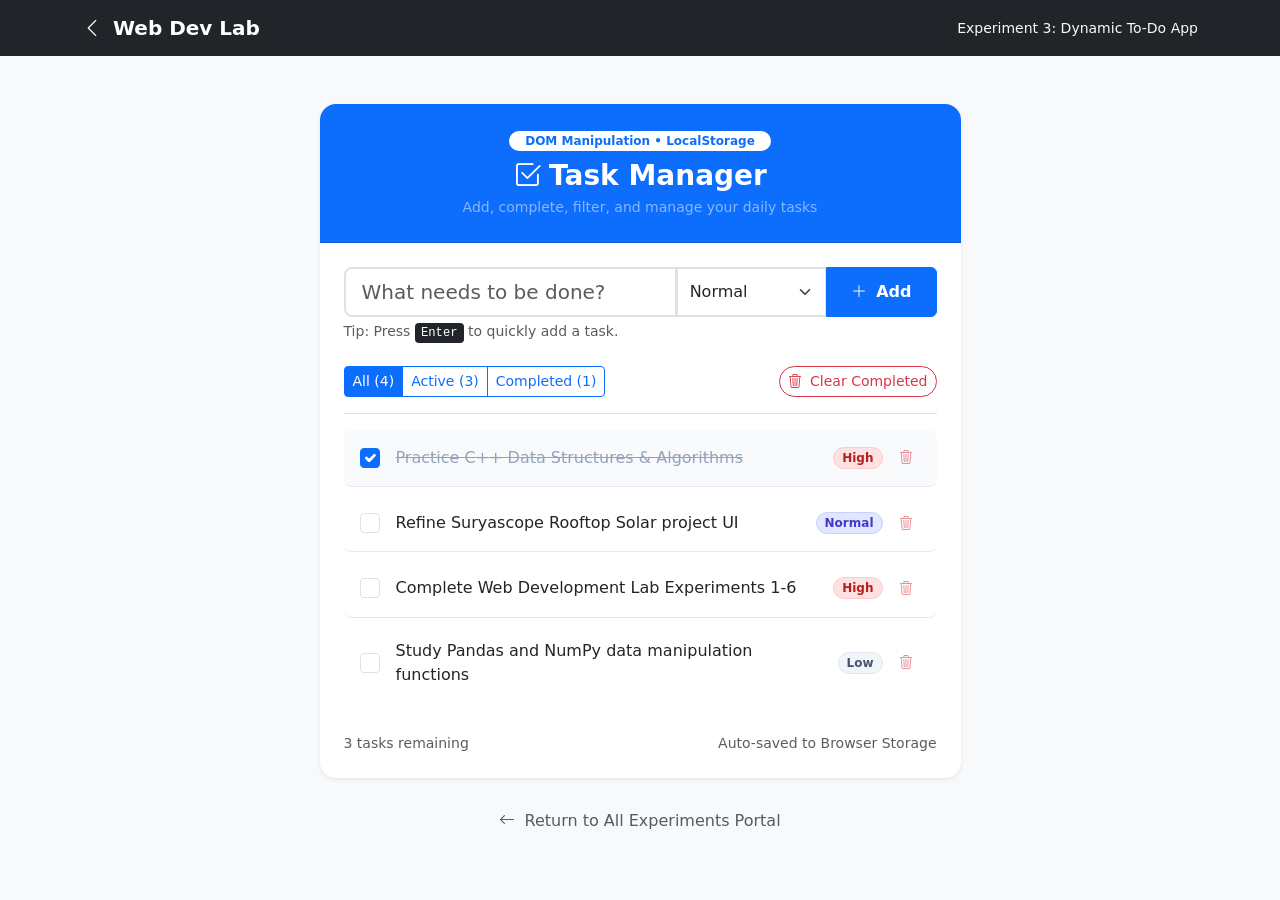
<file: experiment-3/index.html>
<!DOCTYPE html>
<html lang="en">
<head>
  <meta charset="UTF-8">
  <meta name="viewport" content="width=device-width, initial-scale=1.0">
  <title>Experiment 3: Dynamic To-Do List Application | Unnati Sharma</title>
  
  <!-- Bootstrap 5 CSS CDN -->
  <link href="https://cdn.jsdelivr.net/npm/bootstrap@5.3.3/dist/css/bootstrap.min.css" rel="stylesheet">
  <!-- Bootstrap Icons CDN -->
  <link href="https://cdn.jsdelivr.net/npm/bootstrap-icons@1.11.3/font/bootstrap-icons.min.css" rel="stylesheet">
  <!-- Custom Stylesheet -->
  <link rel="stylesheet" href="style.css">
</head>
<body class="bg-light">

  <!-- Navigation Bar -->
  <nav class="navbar navbar-expand-lg navbar-dark bg-dark sticky-top">
    <div class="container">
      <a class="navbar-brand fw-bold" href="../index.html">
        <i class="bi bi-chevron-left me-1"></i> Web Dev Lab
      </a>
      <span class="navbar-text text-light small">
        Experiment 3: Dynamic To-Do App
      </span>
    </div>
  </nav>

  <!-- Main Container -->
  <main class="container py-5">
    <div class="row justify-content-center">
      <div class="col-lg-7 col-md-9">

        <!-- App Card -->
        <div class="card shadow-sm border-0 rounded-4 overflow-hidden">
          <!-- Card Header -->
          <div class="card-header bg-primary text-white py-4 px-4 text-center">
            <span class="badge bg-white text-primary rounded-pill px-3 py-1 mb-2 fw-semibold small">
              DOM Manipulation &bull; LocalStorage
            </span>
            <h1 class="h3 fw-bold mb-1"><i class="bi bi-check2-square me-2"></i>Task Manager</h1>
            <p class="mb-0 text-white-50 small">Add, complete, filter, and manage your daily tasks</p>
          </div>

          <!-- Card Body -->
          <div class="card-body p-4">
            
            <!-- Input Form -->
            <form id="todoForm" class="mb-4">
              <div class="input-group">
                <input 
                  type="text" 
                  id="taskInput" 
                  class="form-control form-control-lg border-2" 
                  placeholder="What needs to be done?" 
                  autocomplete="off" 
                  required
                >
                <select id="prioritySelect" class="form-select border-2 flex-grow-0" style="width: auto;">
                  <option value="Normal" selected>Normal</option>
                  <option value="High">High Priority</option>
                  <option value="Low">Low Priority</option>
                </select>
                <button class="btn btn-primary px-4 fw-semibold" type="submit" id="addBtn">
                  <i class="bi bi-plus-lg me-1"></i> Add
                </button>
              </div>
              <div class="form-text mt-1 text-muted">
                Tip: Press <kbd>Enter</kbd> to quickly add a task.
              </div>
            </form>

            <!-- Filter Tabs & Stats Toolbar -->
            <div class="d-flex flex-wrap justify-content-between align-items-center gap-2 mb-3 pb-3 border-bottom">
              <!-- Filter Buttons -->
              <div class="btn-group btn-group-sm" role="group" aria-label="Task Filters">
                <button type="button" class="btn btn-outline-primary active" data-filter="all" id="filterAll">
                  All (<span id="countAll">0</span>)
                </button>
                <button type="button" class="btn btn-outline-primary" data-filter="active" id="filterActive">
                  Active (<span id="countActive">0</span>)
                </button>
                <button type="button" class="btn btn-outline-primary" data-filter="completed" id="filterCompleted">
                  Completed (<span id="countCompleted">0</span>)
                </button>
              </div>

              <!-- Action Buttons -->
              <button class="btn btn-outline-danger btn-sm rounded-pill" id="clearCompletedBtn">
                <i class="bi bi-trash3 me-1"></i> Clear Completed
              </button>
            </div>

            <!-- Task List Container -->
            <ul id="taskList" class="list-group list-group-flush mb-3">
              <!-- Dynamically populated via script.js -->
            </ul>

            <!-- Empty State -->
            <div id="emptyState" class="text-center py-5 d-none">
              <i class="bi bi-clipboard2-check text-muted display-4 d-block mb-2"></i>
              <h5 class="text-muted fw-semibold mb-1">No tasks to display</h5>
              <p class="text-secondary small mb-0">Add your first task above to get organized!</p>
            </div>

            <!-- Footer Stats -->
            <div class="d-flex justify-content-between align-items-center text-muted small pt-2">
              <span id="itemsLeftText">0 items remaining</span>
              <span>Auto-saved to Browser Storage</span>
            </div>

          </div>
        </div>

        <!-- Back to Hub Navigation -->
        <div class="text-center mt-4">
          <a href="../index.html" class="btn btn-link text-decoration-none text-muted small">
            <i class="bi bi-arrow-left me-1"></i> Return to All Experiments Portal
          </a>
        </div>

      </div>
    </div>
  </main>

  <!-- Bootstrap 5 JS CDN -->
  <script src="https://cdn.jsdelivr.net/npm/bootstrap@5.3.3/dist/js/bootstrap.bundle.min.js"></script>
  <!-- Custom Application Script -->
  <script src="script.js"></script>
</body>
</html>
</file>
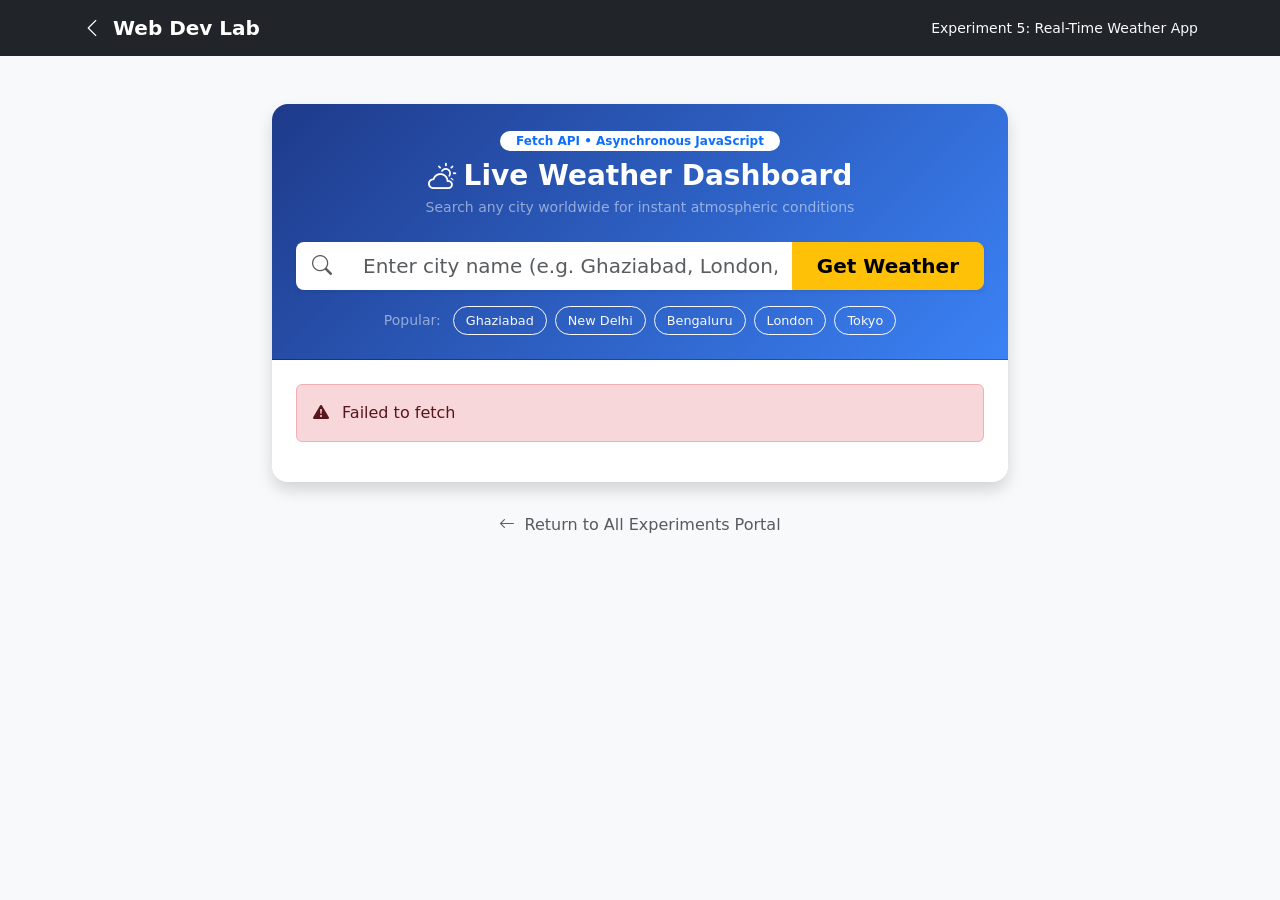
<file: experiment-5/index.html>
<!DOCTYPE html>
<html lang="en">
<head>
  <meta charset="UTF-8">
  <meta name="viewport" content="width=device-width, initial-scale=1.0">
  <title>Experiment 5: Real-Time Weather Application | Unnati Sharma</title>

  <!-- Bootstrap 5 CSS CDN -->
  <link href="https://cdn.jsdelivr.net/npm/bootstrap@5.3.3/dist/css/bootstrap.min.css" rel="stylesheet">
  <!-- Bootstrap Icons CDN -->
  <link href="https://cdn.jsdelivr.net/npm/bootstrap-icons@1.11.3/font/bootstrap-icons.min.css" rel="stylesheet">
  <!-- Custom Stylesheet -->
  <link rel="stylesheet" href="style.css">
</head>
<body class="bg-light">

  <!-- Navigation Bar -->
  <nav class="navbar navbar-expand-lg navbar-dark bg-dark sticky-top">
    <div class="container">
      <a class="navbar-brand fw-bold" href="../index.html">
        <i class="bi bi-chevron-left me-1"></i> Web Dev Lab
      </a>
      <span class="navbar-text text-light small">
        Experiment 5: Real-Time Weather App
      </span>
    </div>
  </nav>

  <!-- Main Container -->
  <main class="container py-5">
    <div class="row justify-content-center">
      <div class="col-lg-8 col-md-10">

        <!-- Weather Card Container -->
        <div class="card shadow border-0 rounded-4 overflow-hidden mb-4">
          
          <!-- Card Header / Search Bar -->
          <div class="card-header weather-card-header text-white p-4">
            <div class="text-center mb-3">
              <span class="badge bg-white text-primary rounded-pill px-3 py-1 fw-semibold small mb-2">
                Fetch API &bull; Asynchronous JavaScript
              </span>
              <h1 class="h3 fw-bold mb-1"><i class="bi bi-cloud-sun me-2"></i>Live Weather Dashboard</h1>
              <p class="text-white-50 small mb-0">Search any city worldwide for instant atmospheric conditions</p>
            </div>

            <!-- Search Form -->
            <form id="weatherForm" class="mt-4">
              <div class="input-group input-group-lg shadow-sm">
                <span class="input-group-text bg-white border-0 text-muted">
                  <i class="bi bi-search"></i>
                </span>
                <input 
                  type="text" 
                  id="cityInput" 
                  class="form-control border-0" 
                  placeholder="Enter city name (e.g. Ghaziabad, London, Tokyo)" 
                  required
                >
                <button class="btn btn-warning px-4 fw-bold" type="submit" id="searchBtn">
                  Get Weather
                </button>
              </div>
            </form>

            <!-- Quick City Chips -->
            <div class="d-flex flex-wrap justify-content-center gap-2 mt-3">
              <span class="text-white-50 small align-self-center me-1">Popular:</span>
              <button class="btn btn-sm btn-outline-light rounded-pill quick-city" data-city="Ghaziabad">Ghaziabad</button>
              <button class="btn btn-sm btn-outline-light rounded-pill quick-city" data-city="New Delhi">New Delhi</button>
              <button class="btn btn-sm btn-outline-light rounded-pill quick-city" data-city="Bengaluru">Bengaluru</button>
              <button class="btn btn-sm btn-outline-light rounded-pill quick-city" data-city="London">London</button>
              <button class="btn btn-sm btn-outline-light rounded-pill quick-city" data-city="Tokyo">Tokyo</button>
            </div>
          </div>

          <!-- Card Body: Weather Display Area -->
          <div class="card-body p-4 bg-white position-relative">

            <!-- Loading Spinner State -->
            <div id="loadingSpinner" class="text-center py-5 d-none">
              <div class="spinner-border text-primary mb-3" style="width: 3rem; height: 3rem;" role="status">
                <span class="visually-hidden">Loading weather data...</span>
              </div>
              <h6 class="text-secondary">Fetching real-time atmospheric data...</h6>
            </div>

            <!-- Error Alert -->
            <div id="errorAlert" class="alert alert-danger d-none" role="alert">
              <i class="bi bi-exclamation-triangle-fill me-2"></i>
              <span id="errorMessage">Unable to fetch weather data for this location. Please try another city.</span>
            </div>

            <!-- Results View (Populated dynamically) -->
            <div id="weatherResult" class="d-none">
              
              <!-- Location & Condition Header -->
              <div class="d-flex flex-column flex-sm-row justify-content-between align-items-sm-center border-bottom pb-4 mb-4">
                <div>
                  <h2 class="h3 fw-bold text-dark mb-1" id="locationName">Ghaziabad, India</h2>
                  <div class="text-muted small" id="currentDate">Tuesday, October 20</div>
                </div>
                <div class="d-flex align-items-center gap-2 mt-2 mt-sm-0">
                  <span class="badge bg-primary rounded-pill px-3 py-2 fs-6 fw-normal" id="weatherCondition">
                    Sunny
                  </span>
                </div>
              </div>

              <!-- Main Temp & Icon Display -->
              <div class="row align-items-center gy-4 mb-4">
                <div class="col-sm-6 text-center text-sm-start d-flex align-items-center justify-content-center justify-content-sm-start">
                  <div id="weatherIconContainer" class="me-3 display-1 text-primary">
                    <i class="bi bi-sun-fill text-warning"></i>
                  </div>
                  <div>
                    <div class="display-3 fw-bold text-dark lh-1" id="currentTemp">28°C</div>
                    <div class="text-secondary small mt-1" id="apparentTemp">Feels like 29°C</div>
                  </div>
                </div>

                <!-- Weather Metrics Grid -->
                <div class="col-sm-6">
                  <div class="row g-2">
                    <div class="col-6">
                      <div class="p-3 bg-light rounded-3 text-center border">
                        <i class="bi bi-droplet-fill text-info fs-4 d-block mb-1"></i>
                        <span class="text-muted small">Humidity</span>
                        <div class="fw-bold text-dark" id="humidityVal">62%</div>
                      </div>
                    </div>
                    <div class="col-6">
                      <div class="p-3 bg-light rounded-3 text-center border">
                        <i class="bi bi-wind text-primary fs-4 d-block mb-1"></i>
                        <span class="text-muted small">Wind Speed</span>
                        <div class="fw-bold text-dark" id="windVal">14 km/h</div>
                      </div>
                    </div>
                    <div class="col-6">
                      <div class="p-3 bg-light rounded-3 text-center border">
                        <i class="bi bi-arrow-up text-danger fs-4 d-block mb-1"></i>
                        <span class="text-muted small">Max Temp</span>
                        <div class="fw-bold text-dark" id="tempMax">31°C</div>
                      </div>
                    </div>
                    <div class="col-6">
                      <div class="p-3 bg-light rounded-3 text-center border">
                        <i class="bi bi-arrow-down text-primary fs-4 d-block mb-1"></i>
                        <span class="text-muted small">Min Temp</span>
                        <div class="fw-bold text-dark" id="tempMin">21°C</div>
                      </div>
                    </div>
                  </div>
                </div>
              </div>

              <!-- 3-Day Forecast Section -->
              <div class="pt-3 border-top">
                <h6 class="fw-bold text-secondary text-uppercase small mb-3">
                  <i class="bi bi-calendar3 me-1"></i> 3-Day Daily Forecast
                </h6>
                <div class="row g-3" id="forecastRow">
                  <!-- Populated by script.js -->
                </div>
              </div>

            </div>

            <!-- Initial Idle State -->
            <div id="idleState" class="text-center py-5 text-muted">
              <i class="bi bi-geo-alt display-4 d-block mb-2 text-primary opacity-50"></i>
              <h5 class="fw-bold text-dark">Ready to check the weather</h5>
              <p class="small text-secondary mb-0">Type a city name above or select one of the popular quick links.</p>
            </div>

          </div>
        </div>

        <!-- Back to Hub Navigation -->
        <div class="text-center">
          <a href="../index.html" class="btn btn-link text-decoration-none text-muted small">
            <i class="bi bi-arrow-left me-1"></i> Return to All Experiments Portal
          </a>
        </div>

      </div>
    </div>
  </main>

  <!-- Bootstrap 5 JS CDN -->
  <script src="https://cdn.jsdelivr.net/npm/bootstrap@5.3.3/dist/js/bootstrap.bundle.min.js"></script>
  <!-- Custom JS with Fetch API -->
  <script src="script.js"></script>
</body>
</html>
</file>
<file: experiment-2/style.css>
/* ============================================================
   Portfolio Stylesheet - Unnati Sharma
   Light background with subtle blue/purple accents
   ============================================================ */

:root {
  --primary-color: #4f46e5;       /* Indigo/purple accent */
  --primary-hover: #4338ca;
  --secondary-color: #6366f1;
  --bg-light: #f8fafc;
  --bg-soft: #f1f5f9;
  --card-border: #e2e8f0;
  --text-dark: #0f172a;
  --text-muted: #64748b;
}

html {
  scroll-behavior: smooth;
}

body {
  font-family: system-ui, -apple-system, BlinkMacSystemFont, "Segoe UI", Roboto, "Helvetica Neue", Arial, sans-serif;
  color: var(--text-dark);
  background-color: #ffffff;
}

/* Accent text */
.text-accent {
  color: var(--primary-color);
}

.text-gradient {
  background: linear-gradient(135deg, #4f46e5, #7c3aed);
  -webkit-background-clip: text;
  -webkit-text-fill-color: transparent;
}

.bg-light-soft {
  background-color: var(--bg-light);
}

/* Hero Section */
.hero-section {
  min-height: 80vh;
  background: linear-gradient(180deg, #eef2ff 0%, #ffffff 100%);
  padding: 4rem 0;
}

.badge-tag {
  background-color: #e0e7ff;
  color: var(--primary-color);
  font-size: 0.85rem;
  font-weight: 600;
  padding: 0.4rem 1rem;
  border-radius: 50rem;
}

.social-icon {
  display: inline-flex;
  align-items: center;
  justify-content: center;
  width: 40px;
  height: 40px;
  border-radius: 50%;
  background-color: #ffffff;
  color: #475569;
  border: 1px solid var(--card-border);
  font-size: 1.15rem;
  transition: all 0.2s ease-in-out;
  text-decoration: none;
}

.social-icon:hover {
  background-color: var(--primary-color);
  color: #ffffff;
  transform: translateY(-2px);
  border-color: var(--primary-color);
}

.social-btn {
  width: 36px;
  height: 36px;
  display: inline-flex;
  align-items: center;
  justify-content: center;
}

/* Section Headings */
.sub-heading {
  display: block;
  font-size: 0.85rem;
  font-weight: 700;
  text-transform: uppercase;
  letter-spacing: 1px;
  color: var(--primary-color);
  margin-bottom: 0.35rem;
}

.section-title {
  font-weight: 800;
  color: var(--text-dark);
  letter-spacing: -0.5px;
}

/* About Card & Bubbles */
.about-card {
  background-color: #ffffff;
}

.icon-bubble {
  width: 44px;
  height: 44px;
  background-color: #e0e7ff;
  border-radius: 50%;
  display: inline-flex;
  align-items: center;
  justify-content: center;
  font-size: 1.2rem;
  flex-shrink: 0;
}

/* Skill Cards & Pills */
.skill-card {
  transition: transform 0.2s ease, box-shadow 0.2s ease;
  border: 1px solid var(--card-border);
}

.skill-card:hover {
  transform: translateY(-3px);
  box-shadow: 0 10px 20px rgba(0, 0, 0, 0.05);
}

.skill-pill {
  display: inline-block;
  background-color: #eef2ff;
  color: #3730a3;
  font-size: 0.825rem;
  font-weight: 600;
  padding: 0.35rem 0.75rem;
  border-radius: 50rem;
  border: 1px solid #c7d2fe;
}

.learning-pill {
  display: inline-block;
  background-color: #fef3c7;
  color: #92400e;
  font-size: 0.825rem;
  font-weight: 600;
  padding: 0.35rem 0.75rem;
  border-radius: 50rem;
  border: 1px solid #fde68a;
}

/* Project Cards */
.project-card {
  transition: transform 0.25s ease, box-shadow 0.25s ease;
  border-radius: 1rem;
}

.project-card:hover {
  transform: translateY(-4px);
  box-shadow: 0 12px 25px rgba(79, 70, 229, 0.1);
}

.badge-tech {
  display: inline-block;
  background-color: #f1f5f9;
  color: #475569;
  font-size: 0.75rem;
  font-weight: 600;
  padding: 0.2rem 0.55rem;
  border-radius: 0.375rem;
  margin-right: 0.35rem;
  margin-bottom: 0.35rem;
}

/* Education Card */
.timeline-card {
  border-left: 4px solid var(--primary-color);
}

/* Buttons */
.btn-primary {
  background-color: var(--primary-color);
  border-color: var(--primary-color);
}

.btn-primary:hover {
  background-color: var(--primary-hover);
  border-color: var(--primary-hover);
}
</file>
<file: experiment-3/style.css>
/* ============================================================
   To-Do Application Stylesheet - Experiment 3
   ============================================================ */

body {
  background-color: #f1f5f9;
  min-height: 100vh;
}

.card {
  box-shadow: 0 10px 25px -5px rgba(0, 0, 0, 0.08), 0 8px 10px -6px rgba(0, 0, 0, 0.04);
}

.task-item {
  transition: all 0.2s ease-in-out;
  border-radius: 0.5rem !important;
  margin-bottom: 0.5rem;
  border: 1px solid #e2e8f0;
  padding: 0.85rem 1rem;
}

.task-item:hover {
  background-color: #f8fafc;
  border-color: #cbd5e1;
}

/* Strikethrough for completed tasks */
.task-completed .task-text {
  text-decoration: line-through;
  color: #94a3b8;
}

.task-completed {
  background-color: #f8fafc;
}

/* Checkbox styling */
.task-checkbox {
  width: 1.25rem;
  height: 1.25rem;
  cursor: pointer;
}

/* Delete button hover */
.delete-btn {
  opacity: 0.6;
  transition: opacity 0.2s ease;
}

.task-item:hover .delete-btn {
  opacity: 1;
}

/* Priority tags */
.priority-badge-High {
  background-color: #fee2e2;
  color: #b91c1c;
  border: 1px solid #fecaca;
}

.priority-badge-Normal {
  background-color: #e0e7ff;
  color: #4338ca;
  border: 1px solid #c7d2fe;
}

.priority-badge-Low {
  background-color: #f1f5f9;
  color: #475569;
  border: 1px solid #e2e8f0;
}
</file>
<file: experiment-5/style.css>
/* ============================================================
   Weather Application Stylesheet - Experiment 5
   ============================================================ */

body {
  background-color: #f1f5f9;
  min-height: 100vh;
}

.weather-card-header {
  background: linear-gradient(135deg, #1e3a8a 0%, #3b82f6 100%);
}

.quick-city {
  font-size: 0.8rem;
  padding: 0.25rem 0.75rem;
  transition: all 0.2s ease;
}

.quick-city:hover {
  background-color: #ffffff;
  color: #1e3a8a;
}

#weatherIconContainer i {
  filter: drop-shadow(0 4px 6px rgba(0,0,0,0.1));
}

.forecast-card {
  background-color: #f8fafc;
  border: 1px solid #e2e8f0;
  border-radius: 0.75rem;
  padding: 1rem 0.5rem;
  text-align: center;
}
</file>
